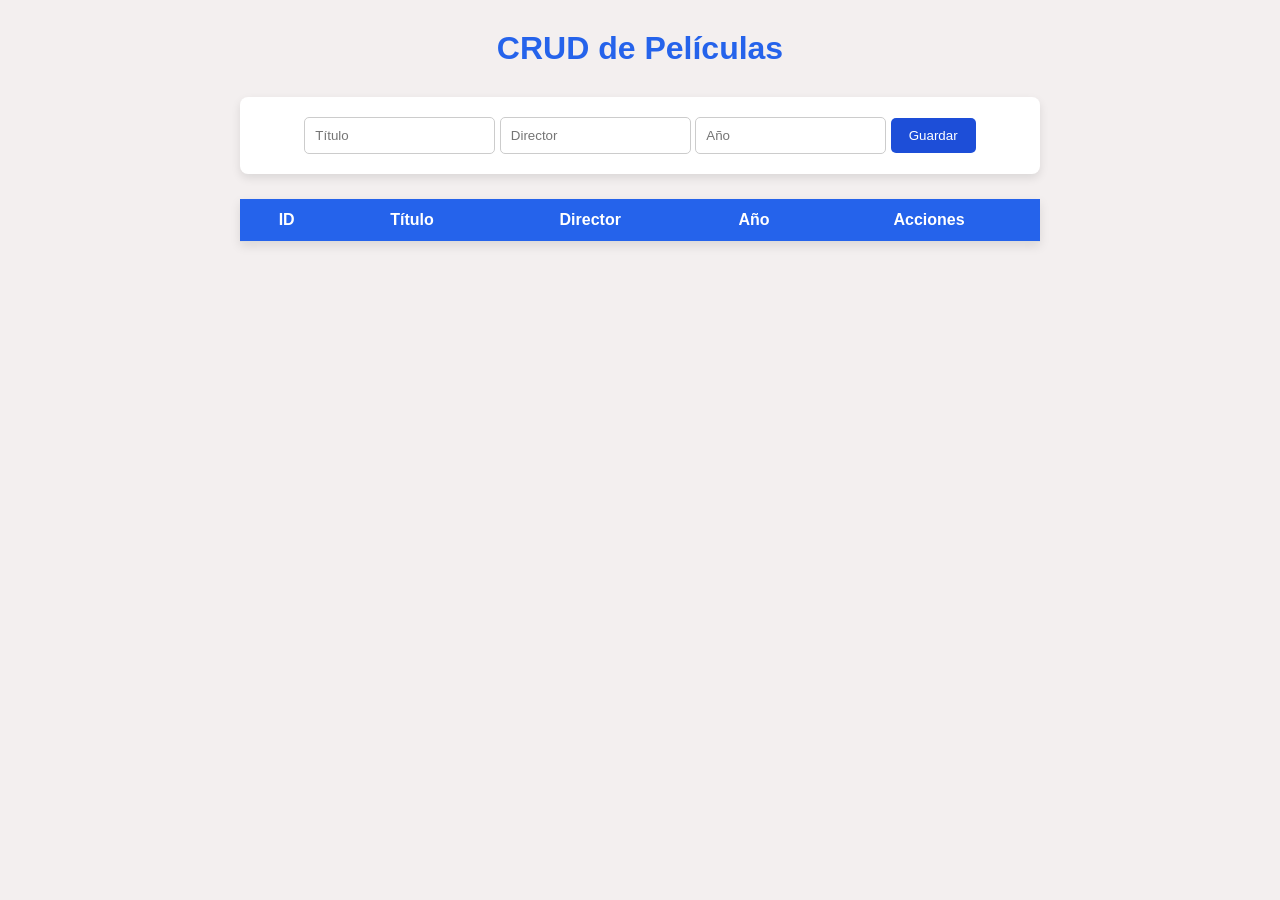
<file: Peliculas/index.html>
<!DOCTYPE html>
<html lang="en">
<head>
    <meta charset="UTF-8">
    <title>CRUD de Peliculas</title>
    <link rel="stylesheet" href="styles.css">
</head>
<body>
     <h1>CRUD de Películas</h1>
    <form id= "formulario">
    <input type="hidden" placeholder="Id" id="id">
    <input type="text" placeholder="Título" id="titulo">
    <input type="text" placeholder="Director" id="director">
    <input type="number" placeholder="Año" id="año">
    <button  type="submit">Guardar</button>
    </form>
    <table>
       <thead>
            <tr>
                <th>ID</th>
                <th>Título</th>
                <th>Director</th>
                <th>Año</th>
                <th>Acciones</th>
            </tr>
       </thead>
      <tbody id="tablaPeliculas"></tbody>
    </table>
    <script src="script.js"></script>
</body>
</html>
</file>
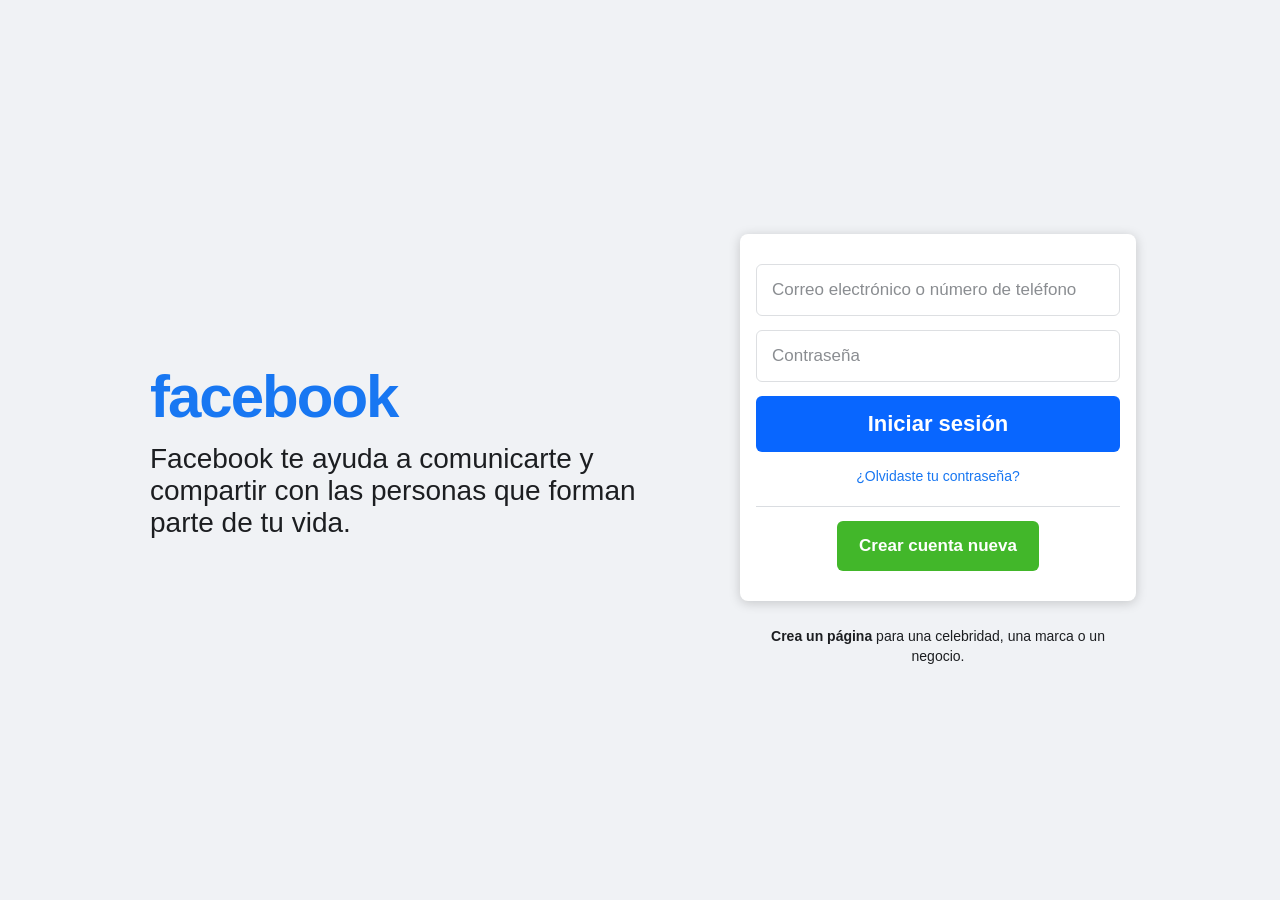
<file: 22400625_ErickAlejandro_MiramontesHuerta/U3/ACTIVIDAD 4/Ejercicio4.html>
<!DOCTYPE html>
<html lang="es">
<head>
    <meta charset="UTF-8">
    <title>Ejercicio 4</title>
    <link rel="stylesheet" href="../ACTIVIDAD 4/styler.css">
</head>
<body>
       <main class="contenedor-main">
        <section class="contenido-encabezado">
            <h1 class="logo">facebook</h1>
           <div class="texto">
    <p>Facebook te ayuda a comunicarte y compartir con las personas que forman parte de tu vida.</p>
</div>
         </section>
       
        <section class="contenido-derecha">
            <div class="contenido-formulario">
                <table>
                    <tr>
                        <td>Correo electrónico o número de teléfono</td>
                    </tr>
                    <tr>
                    <td>Contraseña</td>
                    </tr>
                    <tr>
                        <td class="boton">Iniciar sesión</td>
                    </tr>
                    <tr>
                        <td class="olvida"> <a href="#" >¿Olvidaste tu contraseña?</a>
                        <hr></td>
                    </tr>
                    <tr class="btn-cont-crear">
                        <td class="btn-crear">Crear cuenta nueva </td>
                    </tr>
                </table>
            </div>
                <div class="texto2">
                    <p><strong>Crea un página</strong> para una celebridad, una marca o un
                    <br> negocio.
                </div>
        </section>
       </main>
    </body>   
</html>
</file>
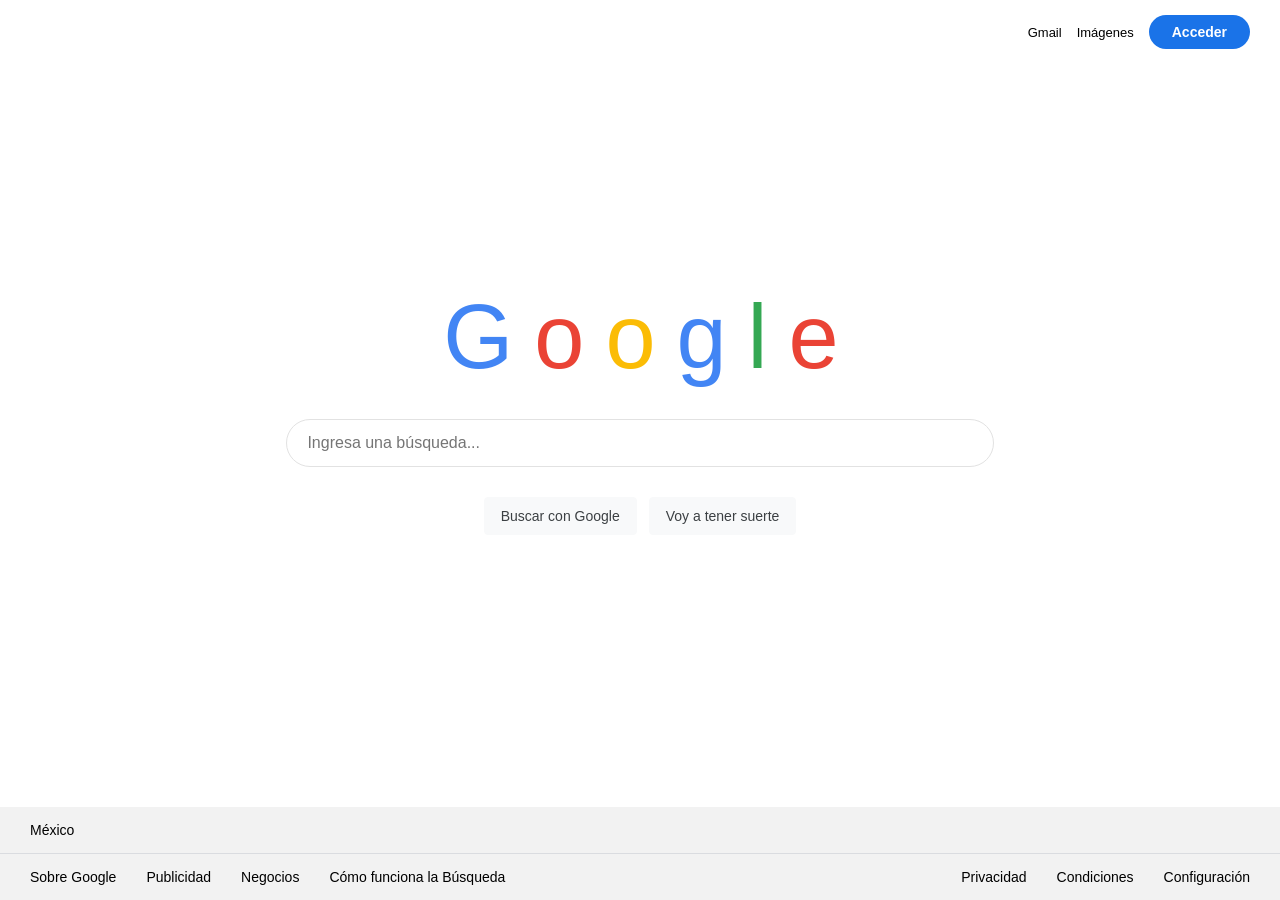
<file: 22400625_ErickAlejandro_MiramontesHuerta/U3/ACTIVIDAD 5/Ejercicio5.html>
<!DOCTYPE html>
<html lang="es">
<head>
    <meta charset="UTF-8">
    <title>Google</title>
    <link rel="stylesheet" href="styles4.css">
    <link rel="icon" href="https://www.google.com/favicon.ico" type="image/x-icon">
    <link href="https://fonts.googleapis.com/css2?family=Poppins:wght@400;700&display=swap" rel="stylesheet">
</head>
<body>
    <header>
        <nav>
            <ul class="nav-linksitos">
                <li><a href="#" class="link-normal">Gmail</a></li>
                <li><a href="#" class="link-normal">Imágenes</a></li>
                <li><button class="btn-acceder">Acceder</button></li>
            </ul>
        </nav>
    </header>

    <main class="contenedor">
        <section class="search-container">
            <div class="logito">
                <span class="azulito">G</span>
                <span class="rojito">o</span>
                <span class="amarillito">o</span>
                <span class="azulito">g</span>
                <span class="verdesito">l</span>
                <span class="rojito">e</span>
            </div>
            
            <form class="input-container" action="#">
                <input type="search" placeholder="Ingresa una búsqueda..." required>
            </form>
            
            <div class="buttons-container">
                <button class="btn-google">Buscar con Google</button>
                <button class="btn-google">Voy a tener suerte</button>
            </div>
        </section>
    </main>

    <footer>
        <div class="footer-arriba">
            <span>México</span>
        </div>
        <div class="footer-abajo">
            <div class="footer-izq">
                <a href="#">Sobre Google</a>
                <a href="#">Publicidad</a>
                <a href="#">Negocios</a>
                <a href="#">Cómo funciona la Búsqueda</a>
            </div>
            <div class="footer-der">
                <a href="#">Privacidad</a>
                <a href="#">Condiciones</a>
                <a href="#">Configuración</a>
            </div>
        </div>
    </footer>
</body>
</html>
</file>
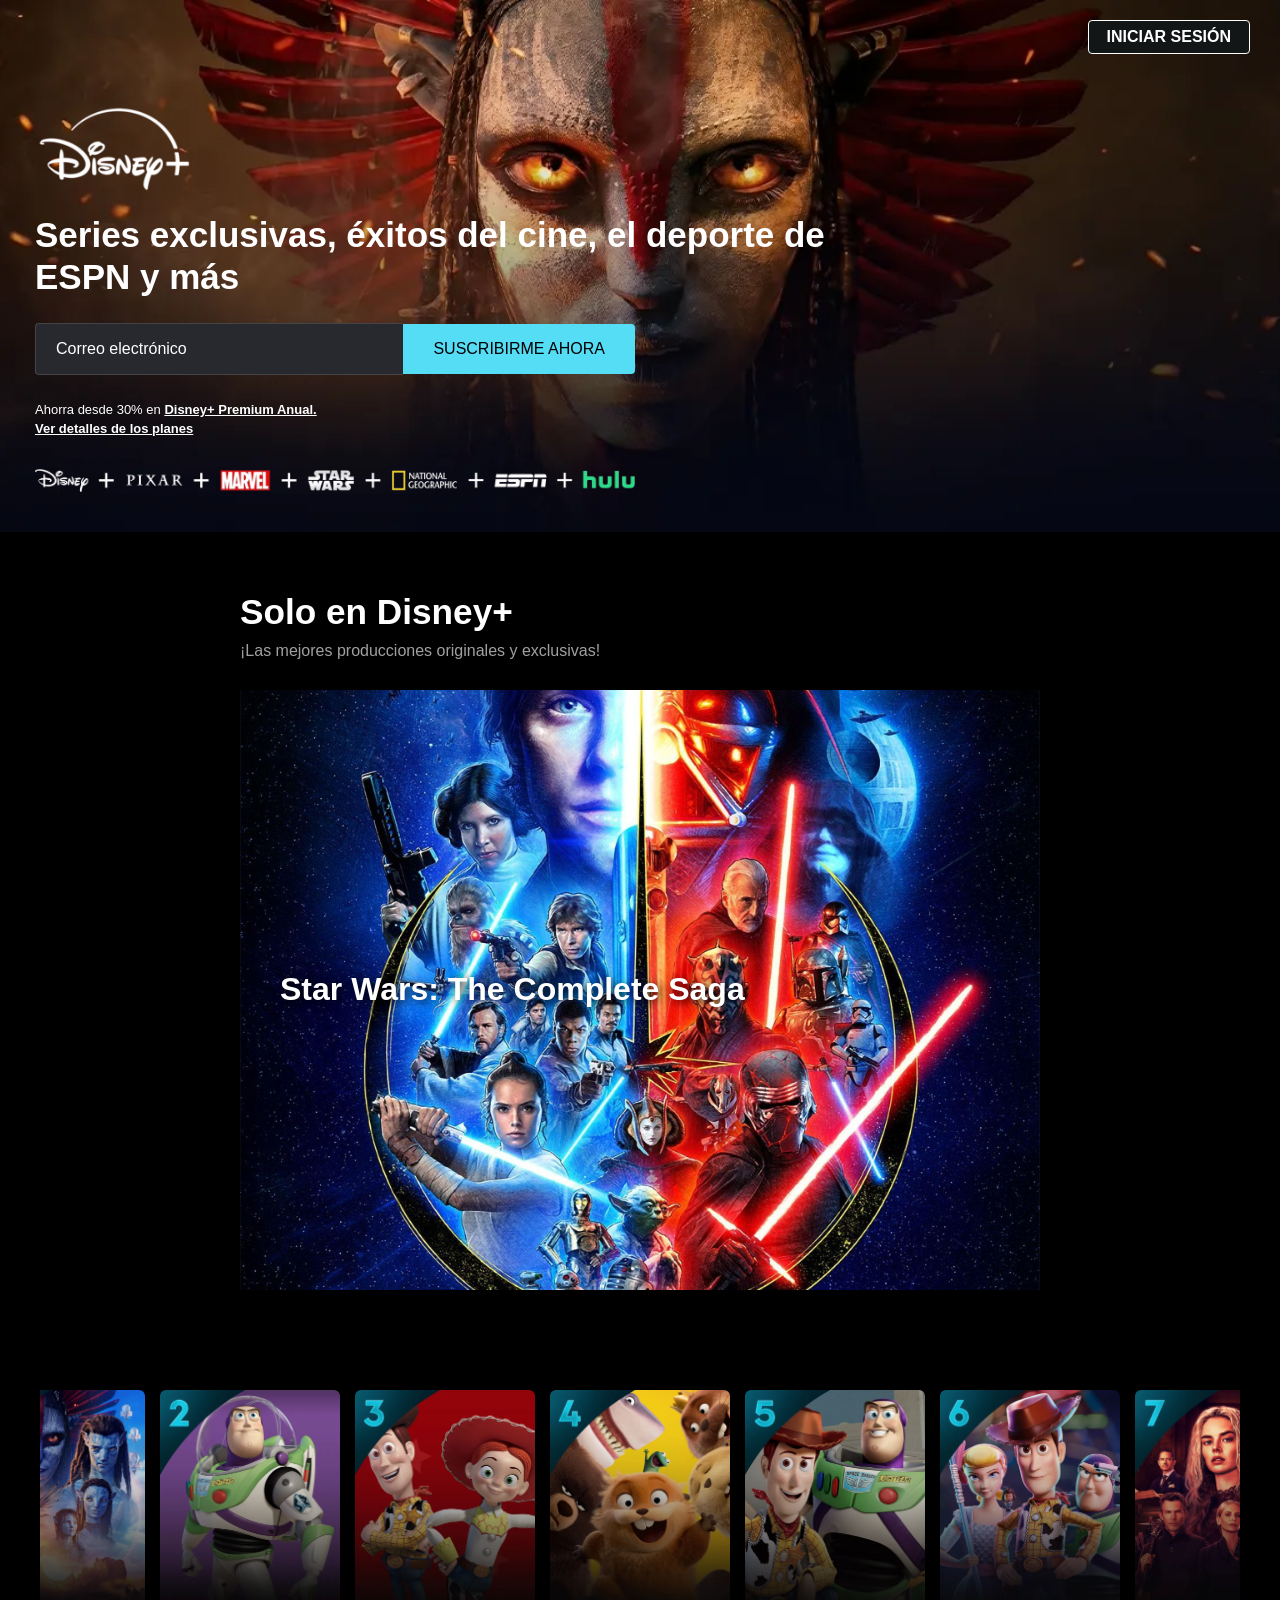
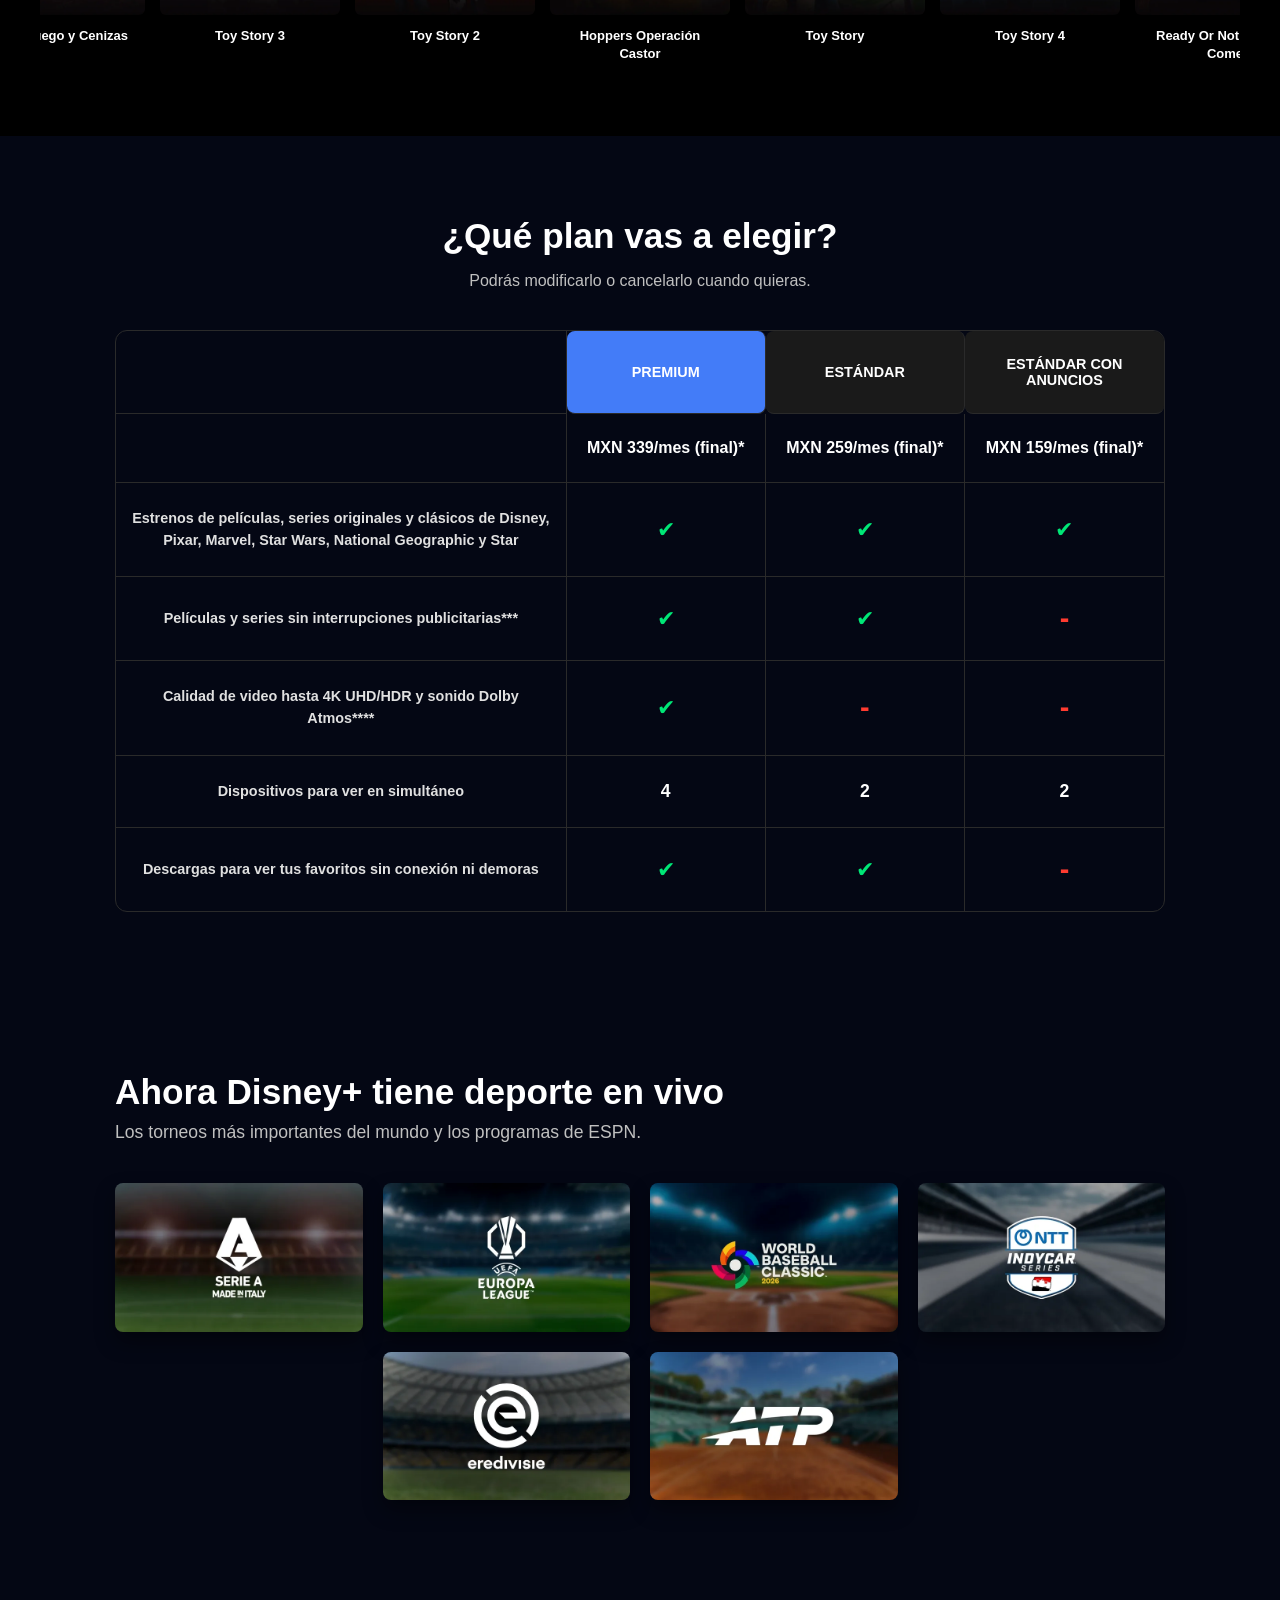
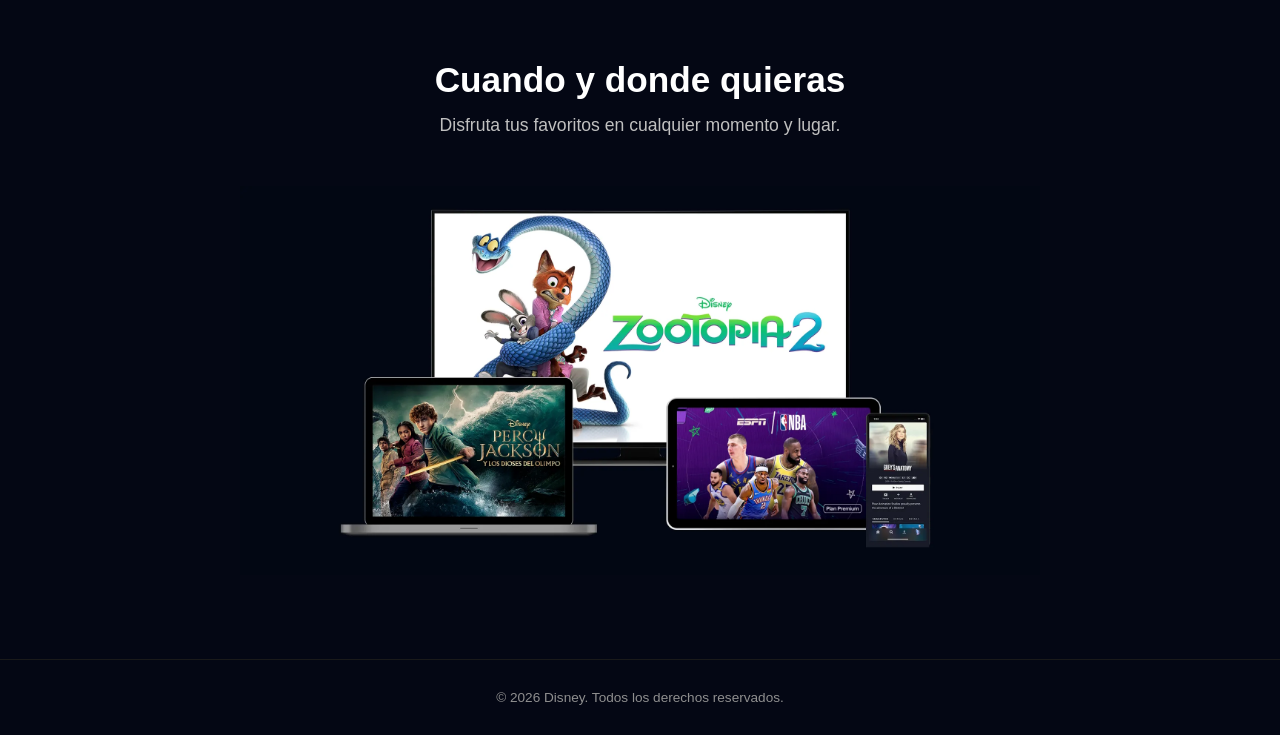
<file: 22400625_ErickAlejandro_MiramontesHuerta/U3/ACTIVIDAD 7/Ejercicio7.html>
<!DOCTYPE html>
<html lang="es">
<head>
    <meta charset="UTF-8">
    <link rel="stylesheet" href="estilos7.css">
    <link rel="shortcut icon" href="assets/favicon.png" type="image/x-icon">
    <title>Ejercicio7</title>
</head>
<body>
    <main>
        <section class="seccion1">
            <nav class="nav-superior">
                <a class="btn-iniciar" href="#">INICIAR SESIÓN</a>
            </nav>
            
            <header class="enc-principal">
                <img class="disney" src="assets/disney-plus-logo.png" alt="Logo Disney+">
                
                <h1>Series exclusivas, éxitos del cine, el deporte de ESPN y más</h1>
                
                <div class="formulario">
                    <input class="inp-txt" type="text" placeholder="Correo electrónico">
                    <button class="btn-sub">SUSCRIBIRME AHORA</button>
                </div>
                
                <p class="enc-text">Ahorra desde 30% en <u class="txt-blanco">Disney+ Premium Anual. <br>Ver detalles de los planes</u></p>
                
                <img class="logos-marcas" width="600px" src="assets/icons.webp" alt="Marcas incluidas">
            </header>
        </section>
<section class="seccion2">
            <div class="contenedor-central">
                
                <div class="textos-superiores">
                    <h2>Solo en Disney+</h2>
                    <p>¡Las mejores producciones originales y exclusivas!</p>
                </div>
                
                <div class="imagen-fondo">
                    <h3>Star Wars: The Complete Saga</h3>
                </div>

            </div>
        </section>
        <section class="seccion3">
            <div class="contenedor-carrusel">
                
                <div class="tarjeta">        
                    <img src="assets/1.webp" alt="Avatar Fuego y Cenizas">
                    <p>Avatar Fuego y Cenizas</p>
                </div>

                <div class="tarjeta">
                    <img src="assets/2.webp" alt="Toy Story 3">
                    <p>Toy Story 3</p>
                </div>

                <div class="tarjeta">
                    <img src="assets/3.webp" alt="Toy Story 2">
                    <p>Toy Story 2</p>
                </div>

                <div class="tarjeta">
                    <img src="assets/4.webp" alt="Hoppers Operación Castor">
                    <p>Hoppers Operación<br>Castor</p>
                </div>

                <div class="tarjeta">
                    <img src="assets/5.webp" alt="Toy Story">
                    <p>Toy Story</p>
                </div>

                <div class="tarjeta">
                    <img src="assets/6.webp" alt="Toy Story 4">
                    <p>Toy Story 4</p>
                </div>

                <div class="tarjeta">
                    <img src="assets/7.webp" alt="Ready Or Not 2">
                    <p>Ready Or Not 2: Here I<br>Come</p>
                </div>
            </div>
        </section>
        <section class="seccion4">
            <div class="contenedor-planes">
                <h2>¿Qué plan vas a elegir?</h2>
                <p>Podrás modificarlo o cancelarlo cuando quieras.</p>

                <div class="tabla-responsive">
                    <table class="tabla-precios">
                        <thead>
                            <tr>
                                <th class="col-texto"></th>
                                <th class="cabecera-premium">PREMIUM</th>
                                <th class="cabecera-estandar">ESTÁNDAR</th>
                                <th class="cabecera-anuncios">ESTÁNDAR CON<br>ANUNCIOS</th>
                            </tr>
                            <tr class="fila-precios">
                                <td class="col-texto border-bottom-only"></td>
                                <td>MXN 339/mes (final)*</td>
                                <td>MXN 259/mes (final)*</td>
                                <td>MXN 159/mes (final)*</td>
                            </tr>
                        </thead>
                        <tbody>
                            <tr>
                                <td class="texto-caracteristica">Estrenos de películas, series originales y clásicos de Disney, Pixar, Marvel, Star Wars, National Geographic y Star</td>
                                <td class="check">&#10004;</td>
                                <td class="check">&#10004;</td>
                                <td class="check">&#10004;</td>
                            </tr>
                            <tr>
                                <td class="texto-caracteristica">Películas y series sin interrupciones publicitarias***</td>
                                <td class="check">&#10004;</td>
                                <td class="check">&#10004;</td>
                                <td class="guion">-</td>
                            </tr>
                            <tr>
                                <td class="texto-caracteristica">Calidad de video hasta 4K UHD/HDR y sonido Dolby<br>Atmos****</td>
                                <td class="check">&#10004;</td>
                                <td class="guion">-</td>
                                <td class="guion">-</td>
                            </tr>
                            <tr>
                                <td class="texto-caracteristica">Dispositivos para ver en simultáneo</td>
                                <td class="texto-centro">4</td>
                                <td class="texto-centro">2</td>
                                <td class="texto-centro">2</td>
                            </tr>
                            <tr>
                                <td class="texto-caracteristica">Descargas para ver tus favoritos sin conexión ni demoras</td>
                                <td class="check">&#10004;</td>
                                <td class="check">&#10004;</td>
                                <td class="guion">-</td>
                            </tr>
                        </tbody>
                    </table>
                </div>
            </div>
        </section>
        <section class="seccion5">
            <div class="contenedor-deportes">
                
                <div class="textos-deportes">
                    <h2>Ahora Disney+ tiene deporte en vivo</h2>
                    <p>Los torneos más importantes del mundo y los programas de ESPN.</p>
                </div>

                <div class="galeria-deportes">
                    <img src="assets/sports1.webp" alt="Serie A">
                    <img src="assets/sports2.webp" alt="Europa League">
                    <img src="assets/sports3.webp" alt="World Baseball Classic">
                    <img src="assets/sports4.webp" alt="Indycar">
                    <img src="assets/sports5.webp" alt="Eredivisie">
                    <img src="assets/sports6.webp" alt="ATP Tennis">
                </div>

            </div>
        </section>
        <section class="seccion6">
            <div class="contenedor-dispositivos">
                
                <div class="textos-dispositivos">
                    <h2>Cuando y donde quieras</h2>
                    <p>Disfruta tus favoritos en cualquier momento y lugar.</p>
                </div>

                <div class="imagen-dispositivos">
                    <img src="assets/favoritos.webp" alt="Disney+ en múltiples dispositivos">
                </div>

            </div>
        </section>
    </main>
    <footer class="pie-pagina">
        <div class="contenedor-footer">
            <p>© 2026 Disney. Todos los derechos reservados.</p>
        </div>
    </footer>
</body>
</html>
</file>
<file: Peliculas/styles.css>
*{
    margin: 0;
    padding: 0;
    box-sizing: border-box;
}

body{
    font-family: Arial, Helvetica, sans-serif;
    background: rgb(243,239,239);
    color: #333
}

h1{
    text-align: center;
    margin: 30px;
    color: #2563eb;
}

form{
    width: 800px;
    margin: auto;
    padding: 20px;
    background: white;
    border-radius: 8px;
    box-shadow: 0 4px 10px rgba(0,0,0,.1);
    text-align: center;
}

input{
    flex:1;
    min-width: 150px;
    padding: 10px;
    border: 1px solid #ccc;
    border-radius: 5px;
}

button{
   padding: 10px 18px;
   border: none;
   border-radius: 5px;
   cursor: pointer;
   color: white;
   background: #1d4ed8;
}

table{
  width: 800px;
  margin: 25px auto;
  border-collapse: collapse;
  background: white;
  box-shadow: 0 4px 10px rgba(0,0,0,.1);
}

th{
   background: #2563eb;
   color: white;
}

th,td{
    padding: 12px;
    text-align: center;
    border-bottom: 1px solid #ddd;
}

.btn-editar{
    background: orange;
}

.btn-eliminar{
    background: red;
}
</file>
<file: 22400625_ErickAlejandro_MiramontesHuerta/U3/ACTIVIDAD 4/styler.css>
/* =========================================
   ESTILOS GENERALES
========================================= */
*{
    margin:0;
    padding:0;
    box-sizing:border-box;
}

body{
    background:#f0f2f5;
    font-family:Arial, Helvetica, sans-serif;

    display:flex;
    justify-content:center;
    align-items:center;
    min-height:100vh;
    padding:20px;
}

/* =========================================
   CONTENEDOR PRINCIPAL
========================================= */

.contenedor-main{
    width:980px;
    display:grid;
    grid-template-columns:1fr 396px;
    align-items:center;
    column-gap:90px;
}

/* =========================================
   LADO IZQUIERDO
========================================= */

.contenido-encabezado{
    text-align:left;
}

.logo{
    color:#1877f2;
    font-size:60px;
    font-weight:bold;
    letter-spacing:-2px;
    margin-bottom:12px;
}

.texto{
    width:500px;
}

.texto p{
    font-size:28px;
    line-height:32px;
    color:#1c1e21;
}

/* =========================================
   TARJETA
========================================= */

table{
    width:396px;
    background:#fff;
    border-radius:8px;
    padding:16px;
    border-spacing:0 14px;
    box-shadow:0 2px 12px rgba(0,0,0,.18);
}

/* =========================================
   CAMPOS
========================================= */

td{
    border:1px solid #dddfe2;
    border-radius:6px;
    padding:15px;
    font-size:17px;
    color:#8a8d91;
}

/* =========================================
   BOTÓN AZUL
========================================= */

.boton{
    background:#0866ff;
    color:white;
    text-align:center;
    font-size:22px;
    font-weight:bold;
    border:none;
}

/* =========================================
   ENLACE
========================================= */

.olvida{
    border:none;
    text-align:center;
    padding:0;
}

.olvida a{
    color:#1877f2;
    text-decoration:none;
    font-size:14px;
}

.olvida a:hover{
    text-decoration:underline;
}

hr{
    border:none;
    border-top:1px solid #dadde1;
    margin-top:20px;
}

/* =========================================
   BOTÓN VERDE
========================================= */

.btn-cont-crear{
    text-align:center;
}

.btn-crear{
    background:#42b72a;
    color:white;
    border:none;
    display:inline-block;
    border-radius:6px;
    padding:15px 22px;
    font-size:17px;
    font-weight:bold;
}

/* =========================================
   TEXTO INFERIOR
========================================= */

.texto2{
    text-align:center;
    font-size:14px;
    margin-top:25px;
    color:#1c1e21;
    line-height:20px;
}
/*==========================================
TAMAÑO DE PANTALLA
===========================================*/

@media (max-width:990px){

    .contenedor-main{
        width:100%;
        grid-template-columns:1fr;
        row-gap:35px;
    }

    .contenido-encabezado{
        text-align:center;
    }

    .texto{
        width:100%;
        max-width:500px;
        margin:auto;
    }

    .texto p{
        text-align:left;
        font-size:24px;
    }

    table{
        margin:auto;
    }

}

@media (max-width:700px){

    .contenedor-main{
        width:100%;
        grid-template-columns:1fr;
        row-gap:35px;
    }

    .contenido-encabezado{
        text-align:center;
    }

    .texto{
        width:100%;
        max-width:500px;
        margin:auto;
    }

    .texto p{
        text-align:left;
        font-size:24px;
    }

    table{
        margin:auto;
    }

}

@media (max-width:500px){

    .contenedor-main{
        width:100%;
        grid-template-columns:1fr;
        row-gap:35px;
    }

    .contenido-encabezado{
        text-align:center;
    }

    .texto{
        width:100%;
        max-width:500px;
        margin:auto;
    }

    .texto p{
        text-align:left;
        font-size:24px;
    }

    table{
        margin:auto;
    }

}
</file>
<file: 22400625_ErickAlejandro_MiramontesHuerta/U3/ACTIVIDAD 5/styles4.css>
* {
    margin: 0;
    padding: 0;
    box-sizing: border-box;
    font-family: Arial, sans-serif;
}

body {
    display: flex;
    flex-direction: column;
    min-height: 100vh;
    background-color: #ffffff;
}


header {
    padding: 15px 30px;
}

.nav-linksitos {
    list-style: none;
    display: flex;
    justify-content: flex-end;
    align-items: center;
    gap: 15px;
}

.link-normal {
    text-decoration: none;
    color: #000000;
    font-size: 13px;
}
.link-normal:hover {
    text-decoration: underline;
}

.btn-acceder {
    background-color: #1a73e8;
    color: white;
    border: none;
    padding: 9px 23px;
    border-radius: 18px;
    font-size: 14px;
    font-weight: bold;
}

.btn-acceder:hover {
    cursor: pointer;
    background-color: #155cb4;
}


main {
    flex: 1; 
    display: flex;
    justify-content: center;
    align-items: center;
    margin-top: -50px; 
}

.search-container {
    display: flex;
    flex-direction: column;
    align-items: center;
    width: 100%;
    max-width: 584px;
    padding: 0 20px;
}

.logito {
    font-size: 90px; 
    font-weight: 500;
    letter-spacing: -2px;
    margin-bottom: 30px;
    user-select: none;
}

.azulito { color: #4285f4; }
.rojito { color: #ea4335; }
.amarillito { color: #fbbc05; }
.verdesito { color: #34a853; }

.input-container {
    width: 130%;
    margin-bottom: 30px;
}

input {
    width: 100%;
    border: 1px solid #e2e2e2;
    border-radius: 24px;
    padding: 14px 20px;
    font-size: 16px;
    outline: none;
}

input:hover, input:focus {
    box-shadow: 0 1px 6px rgba(32,33,36,0.28);
    border-color: rgba(223,225,229,0);
}

.buttons-container {
    display: flex;
    gap: 12px;
}

.btn-google {
    background-color: #f8f9fa;
    border: 1px solid #f8f9fa;
    color: #3c4043;
    padding: 10px 16px;
    border-radius: 4px;
    font-size: 14px;
    cursor: pointer;
}

.btn-google:hover {
    border: 1px solid #dadce0;
    color: #202124;
}

footer {
    background-color: #f2f2f2;
    font-size: 14px;
    color: #70757a;
}

.footer-arriba {
    padding: 15px 30px;
    border-bottom: 1px solid #dadce0;
    color: #000000;
}

.footer-abajo {
    display: flex;
    justify-content: space-between;
    flex-wrap: wrap;
    padding: 15px 30px;
    gap: 20px;
}

.footer-izq, .footer-der {
    display: flex;
    gap: 30px;
}

footer a {
    text-decoration: none;
    color:#000000;
}

footer a:hover {
    color: #70757a;
    text-decoration: underline;
}

@media (max-width: 800px) {
    .logito {
        font-size: 80px;
    }

    .footer-abajo {
        flex-direction: column;
        align-items: center;
        text-align: center;
        gap: 15px;
    }

    .footer-izq, .footer-der {
        flex-wrap: wrap;
        justify-content: center;
        gap: 15px;
    }

    .buttons-container {
        flex-direction: column;
        width: 100%;
        align-items: center;
    }
    
    .btn-google {
        width: 100%;
        max-width: 250px;
    }
}
</file>
<file: 22400625_ErickAlejandro_MiramontesHuerta/U3/ACTIVIDAD 7/estilos7.css>
/* RESET BÁSICO */
* {
    box-sizing: border-box;
}

body {
    margin: 0;
    background: #333; /* Color de fondo oscuro por si la imagen tarda en cargar */
    font-family: 'Roboto', sans-serif;
}

/* SECCION 1 (Fondo de pantalla completa) */
.seccion1 {
    /* Sintaxis: color url("ruta") repetición posición / tamaño */
    background: #333 url('assets/main-hero-background.png') no-repeat center / cover;
    display: flex;
    flex-direction: column;
    padding: 10px;
}

/* NAVEGACIÓN SUPERIOR */
.nav-superior {
    display: flex;
    justify-content: flex-end; /* Empuja el botón a la derecha */
    width: 100%;
    padding: 10px 0;
}

.btn-iniciar {
    color: #fff;
    text-decoration: none;
    background: #121617;
    padding: 7px 18px;
    margin-right: 20px;
    font-weight: bold;
    border-radius: 4px;
    border: 1px solid white;
    transition: 0.3s;
}

.btn-iniciar:hover {
    background: white;
    color: black;
}

/* CONTENIDO PRINCIPAL */
.enc-principal {
    display: flex;
    flex-direction: column;
    justify-content: center;
    flex-grow: 1; /* Permite que este contenedor ocupe el espacio restante y se centre verticalmente */
    max-width: 885px; /* Limita el ancho para que el texto baje de línea como en la imagen */
    padding-left: 25px;
    padding-top: 40px;
}

.disney {
    width: 160px;
    margin-bottom: 20px;
}

h1 {
    color: white;
    font-size: 35px; /* Tamaño ajustado para coincidir con tu imagen de referencia */
    font-weight: 700;
    margin: 0 0 25px 0;
    line-height: 1.2;
}

/* FORMULARIO (Input + Botón) */
.formulario {
    display: flex;
    align-items: center;
    width: 100%;
    max-width: 600px;
}

.inp-txt {
    background: #27292E;
    padding: 16px 20px;
    border-radius: 4px 0 0 4px; /* Bordes redondeados solo a la izquierda */
    color: white;
    border: 1px solid #444;
    border-right: none;
    flex-grow: 1; /* El input toma el espacio sobrante */
    font-size: 1rem;
    outline: none;
}

.btn-sub {
    background: #55DDF6;
    padding: 16px 30px;
    border-radius: 0 4px 4px 0; /* Bordes redondeados solo a la derecha */
    color: black;
    border: none;
    font-size: 1rem;
    cursor: pointer;
}

.inp-txt::placeholder {
    color: white;
    opacity: 1; /* Algunos navegadores hacen que el placeholder sea un poco transparente, esto asegura que sea blanco sólido */
}

.enc-text {
    color: #fff;
    font-size: 13px;
    margin-top: 25px;
    margin-bottom: 30px;
    line-height: 1.5;
}

.txt-blanco{
    font-weight: bold;
}

.logos-marcas {
    max-width: 100%;
    height: auto;
    padding-bottom: 30px;
}

/* ========================
   SECCIÓN 2
   ======================== */

.seccion2 {
    background-color: #000000;
    padding: 60px 20px;
    display: flex;
    justify-content: center; /* Centra el bloque central en la pantalla */
}

/* Este contenedor mantiene el texto y la imagen del mismo ancho */
.contenedor-central {
    width: 100%;
    max-width: 800px; /* Puedes subir o bajar este número si quieres la imagen más grande o chica */
}

/* Acomodo del texto superior */
.textos-superiores {
    text-align: left; /* Alineado a la izquierda */
    margin-bottom: 30px;
}

.textos-superiores h2 {
    color: white;
    font-size: 2.2rem;
    margin: 0 0 10px 0;
}

.textos-superiores p {
    color: #a0a0a0;
    font-size: 1rem;
    margin: 0;
}

/* Contenedor con la imagen de fondo */
.imagen-fondo {
    /* Aquí pones tu imagen de fondo */
    background-image: url('assets/starwars.png'); 
    background-size: cover;
    background-position: center;
    background-repeat: no-repeat;
    
    width: 100%;
    height: 600px; /* IMPORTANTE: Al ser un background, requiere una altura fija */
    
    /* Flexbox nos ayuda a acomodar el texto blanco adentro */
    display: flex;
    align-items: center; /* Centra el texto verticalmente */
}

/* Texto sobre la imagen */
.imagen-fondo h3 {
    color: white;
    font-size: 2rem;
    font-weight: bold;
    padding-left: 5%; /* Lo separa un poco del borde izquierdo de la imagen */
    margin: 0;
    /* Le ponemos una sombra fuerte para que se lea claro sobre cualquier fondo */
    text-shadow: 2px 2px 10px rgba(0, 0, 0, 0.9); 
}

/* ========================
   SECCIÓN 3
   ======================== */

.seccion3 {
    background-color: #000000;
    padding: 40px 20px;
    display: flex;
    justify-content: center;
}

/* Contenedor de todas las películas en fila */
.contenedor-carrusel {
    display: flex;
    justify-content: center;
    gap: 15px; /* Separación entre cada película */
    max-width: 1200px;
    width: 100%;
    /* Si la pantalla es pequeña, permitirá deslizar hacia los lados */
    overflow-x: auto; 
    padding-bottom: 20px;
}

/* Cada tarjeta individual */
.tarjeta {
    position: relative; /* Clave para poder acomodar el número encima de la foto */
    width: 20vh; /* Ancho fijo para cada póster */
    display: flex;
    flex-direction: column;
    align-items: center;
    flex-shrink: 0; /* Evita que las tarjetas se aplasten si no caben */
    cursor: pointer;
}

/* Imagen del póster */
.tarjeta img {
    width: 100%;
    margin: 0;
    height: px; /* Le damos una altura estándar a todas */
    object-fit: fill; /* Recorta un poco si es necesario para que todas midan igual */
    border-radius: 6px;
    display: block;
    transition: 0.3s;
    
}

/* Efecto al pasar el mouse (Opcional, pero se ve genial) */
.tarjeta:hover img {
    transform: scale(1.05);
}

/* Texto debajo del póster */
.tarjeta p {
    color: white;
    font-size: 13px;
    text-align: center;
    margin-top: 12px;
    font-weight: bold;
    line-height: 1.4;
}

/* --- ESTILOS DEL NÚMERO (El detalle del triángulo) --- */

.fondo-triangulo {
    position: absolute;
    top: 0;
    left: 0;
    width: 45px;
    height: 45px;
}

/* ========================
   SECCIÓN 4 (Planes)
   ======================== */

.seccion4 {
    background-color: #040714; /* Fondo azul muy oscuro casi negro */
    padding: 80px 20px;
    display: flex;
    justify-content: center;
    color: white;
}

.contenedor-planes {
    max-width: 1050px;
    width: 100%;
    text-align: center;
}

.contenedor-planes h2 {
    font-size: 2.2rem;
    margin: 0 0 10px 0;
}

.contenedor-planes p {
    color: #c0c0c0;
    font-size: 1rem;
    margin-bottom: 40px;
}

/* Envoltura para hacer la tabla amigable con móviles */
.tabla-responsive {
    width: 100%;
    overflow-x: auto;
}

/* Estilos generales de la tabla */
/* Estilos generales de la tabla */
.tabla-precios {
    width: 100%;
    border-collapse: separate; /* Permite usar border-radius */
    border-spacing: 0; /* Mantiene las celdas juntas */
    text-align: center;
    border: 1px solid #2a2a2a; /* Borde exterior de la tabla */
    border-radius: 12px; /* ¡AQUÍ ESTÁ EL REDONDEO! */
    overflow: hidden; /* Corta mágicamente cualquier fondo que se salga de las esquinas */
}

/* Celdas y bordes internos */
.tabla-precios th, 
.tabla-precios td {
    padding: 25px 15px;
    border-bottom: 1px solid #2a2a2a; /* Solo ponemos borde abajo */
    border-right: 1px solid #2a2a2a;  /* y a la derecha */
}

/* Limpieza: Quitamos los bordes del extremo derecho para que no choquen con el borde exterior */
.tabla-precios th:last-child, 
.tabla-precios td:last-child {
    border-right: none;
}

/* Limpieza: Quitamos el borde de abajo a la última fila para que no choque con el borde exterior */
.tabla-precios tbody tr:last-child td {
    border-bottom: none;
}
.cabecera-anuncios {
    border-top-right-radius: 8px;
}
/* Cabeceras de colores */
.cabecera-premium {
    width: 19%;
    background-color: #437cf8; /* Azul Disney */
    border-radius: 8px 8px 8px 8px;
    border: none;
    font-size: 0.9rem;
}

.cabecera-estandar, 
.cabecera-anuncios {
    width: 19%;
    background-color: #1a1a1a;
    border-radius: 8px 8px 8px 8px;
    font-size: 0.9rem;
}

/* Fila de los precios */
.fila-precios td {
    font-weight: bold;
    font-size: 1rem;
}

/* Textos de la izquierda en las filas */
.texto-caracteristica {
    text-align: left;
    font-size: 0.9rem;
    font-weight: bold;
    line-height: 1.5;
    color: #e0e0e0;
    text-align: center;
}

/* Iconos de la tabla */
.check {
    color: #00e676; /* Verde para la palomita */
    font-size: 1.4rem;
}

.guion {
    color: #ff3b30; /* Rojo para el guion */
    font-size: 1.8rem;
    font-weight: bold;
}

.texto-centro {
    font-size: 1.1rem;
    font-weight: bold;
}

/* ========================
   SECCIÓN 5 (Deportes)
   ======================== */

.seccion5 {
    background-color: #040714; /* Manteniendo el fondo oscuro de la página */
    padding: 80px 20px;
    display: flex;
    justify-content: center;
    color: white;
}

.contenedor-deportes {
    max-width: 1050px; /* Alineado con el ancho de las demás secciones */
    width: 100%;
}

/* Textos alineados a la izquierda */
.textos-deportes {
    text-align: left;
    margin-bottom: 40px;
}

.textos-deportes h2 {
    font-size: 2.2rem;
    margin: 0 0 10px 0;
}

.textos-deportes p {
    color: #c0c0c0; /* Texto gris claro */
    font-size: 1.1rem;
    margin: 0;
}

/* Contenedor de las imágenes */
.galeria-deportes {
    display: flex;
    flex-wrap: wrap; /* Permite que las imágenes bajen de renglón si no caben */
    justify-content: center; /* Centra las imágenes de la fila de abajo */
    gap: 20px; /* Espacio uniforme entre todas las imágenes */
}

/* Estilo individual de cada tarjeta deportiva */
.galeria-deportes img {
    /* El ancho es el 25% menos el espacio del gap para que quepan 4 exactas arriba */
    width: calc(25% - 15px); 
    min-width: 220px; /* Evita que se hagan demasiado pequeñas en pantallas chicas */
    border-radius: 8px; /* Bordes redondeados idénticos a la imagen original */
    object-fit: cover;
    box-shadow: 0 10px 20px rgba(0,0,0,0.4); /* Sombra para dar profundidad */
    transition: transform 0.3s ease; /* Transición suave para el hover */
    cursor: pointer;
}

/* Pequeño efecto visual (opcional) para que resalten al pasar el cursor */
.galeria-deportes img:hover {
    transform: scale(1.03); 
}

/* ========================
   SECCIÓN 6 (Dispositivos)
   ======================== */

.seccion6 {
    background-color: #040714; /* Mismo fondo oscuro general */
    padding: 80px 20px;
    text-align: center; /* Centra todo el contenido de la sección */
    color: white;
}

.contenedor-dispositivos {
    max-width: 1050px;
    margin: 0 auto; /* Centra el contenedor en la pantalla */
    display: flex;
    flex-direction: column;
    align-items: center; /* Asegura que la imagen y los textos queden en medio */
}

/* Estilos de los textos */
.textos-dispositivos {
    margin-bottom: 50px; /* Separación entre el texto y la imagen */
}

.textos-dispositivos h2 {
    font-size: 2.2rem;
    margin: 0 0 15px 0;
}

.textos-dispositivos p {
    font-size: 1.1rem;
    color: #c0c0c0; /* Tono grisáceo igual al original */
    margin: 0;
}

/* Estilos de la imagen de dispositivos */
.imagen-dispositivos img {
    max-width: 100%; /* Hace que la imagen se adapte si la pantalla es pequeña */
    width: 800px; /* Tamaño máximo recomendado para que no se vea desproporcionada */
    height: auto;
}

/* ========================
   SECCIÓN 7 (Footer)
   ======================== */

.pie-pagina {
    background-color: #040714; /* Mantiene el fondo oscuro */
    padding: 30px 20px;
    border-top: 1px solid #1a1a1a; /* Una línea muy sutil en la parte superior para separar */
}

.contenedor-footer {
    max-width: 1050px;
    margin: 0 auto;
    text-align: right; /* Alinea el texto a la derecha */
}

.contenedor-footer p {
    color: #8f8f8f; /* Color gris oscuro y sutil */
    font-size: 0.85rem;
    margin: 0;
    font-family: 'Roboto', sans-serif; /* Mantenemos una fuente limpia */
    text-align: center;
}

/* ========================
   DISEÑO RESPONSIVO (Pantallas menores a 900px)
   ======================== */

@media (max-width: 900px) {
    
    /* --- SECCIÓN 1 (Hero y Formulario) --- */
    .enc-principal {
        padding-top: 20px;
    }
    
    .enc-principal h1 {
        font-size: 28px; /* Reducimos el tamaño del título principal */
    }

    .formulario {
        flex-direction: column; /* Apilamos el input y el botón uno sobre otro */
        gap: 15px; /* Espacio entre ellos */
        max-width: 100%;
    }

    .inp-txt {
        width: 100%;
        border-radius: 4px; /* Devolvemos el borde redondeado completo */
        border-right: 1px solid #444; /* Devolvemos el borde derecho */
    }

    .btn-sub {
        width: 100%;
        border-radius: 4px; /* Devolvemos el borde redondeado completo */
    }

    /* --- SECCIÓN 2 (Fondo Star Wars) --- */
    .imagen-fondo {
        height: 350px; /* Reducimos la altura de la imagen para que no ocupe toda la pantalla del celular */
    }

    .imagen-fondo h3 {
        font-size: 1.5rem; /* Título más pequeño */
    }

    /* --- SECCIÓN 4 (Tabla de Planes) --- */
    /* La tabla ya tiene 'overflow-x: auto', así que se podrá deslizar hacia los lados, 
       pero reducimos los rellenos para que quepa mejor en pantalla */
    .tabla-precios th, 
    .tabla-precios td {
        padding: 15px 10px;
        font-size: 0.85rem;
    }

    .texto-centro {
        font-size: 0.9rem;
    }

    .check, .guion {
        font-size: 1.2rem;
    }

    /* --- SECCIÓN 5 (Galería de Deportes) --- */
    .galeria-deportes img {
        /* En pantallas más pequeñas, pasamos de 4 columnas a 2 columnas */
        width: calc(50% - 10px); 
        min-width: 140px;
    }
    
    .textos-deportes h2, 
    .textos-dispositivos h2 {
        font-size: 1.8rem; /* Ajuste en los subtítulos de las últimas secciones */
    }
}
</file>
